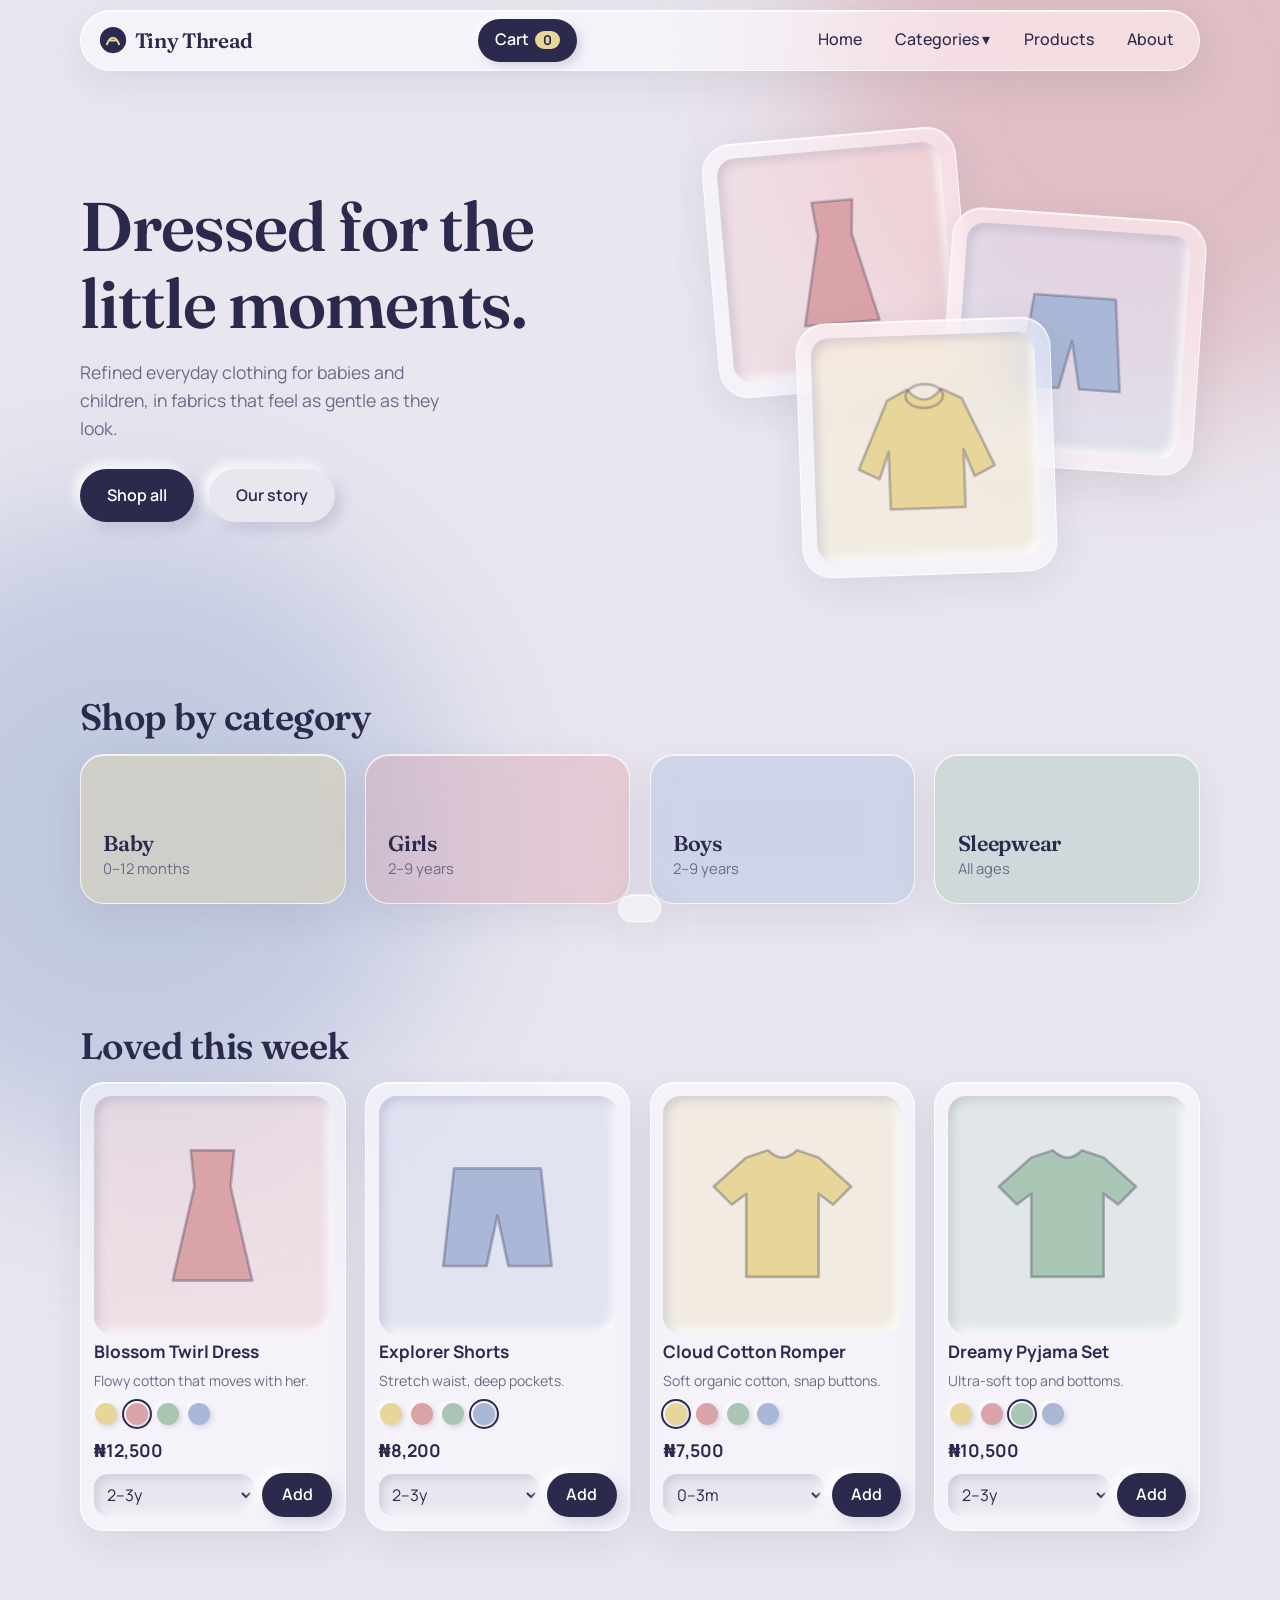
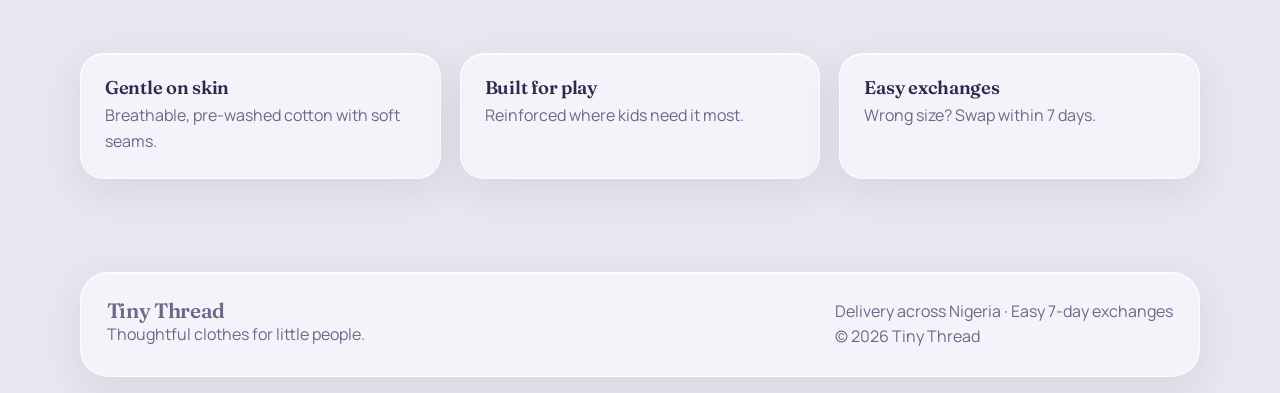
<file: tinythread/index.html>
<!doctype html><html lang="en"><head><title>Tiny Thread · Children's clothing</title><meta charset="utf-8"><meta name="viewport" content="width=device-width,initial-scale=1,viewport-fit=cover"><link rel="preconnect" href="https://fonts.googleapis.com"><link rel="preconnect" href="https://fonts.gstatic.com" crossorigin><link href="https://fonts.googleapis.com/css2?family=Fraunces:opsz,wght@9..144,600&family=Manrope:wght@400;500;600;700&display=swap" rel="stylesheet"><link rel="stylesheet" href="style.css"><meta name="description" content="Soft, durable children's clothing for babies, girls and boys."></head><body data-page="home"><main>
<section class="wrap hero"><div><h1>Dressed for the little moments.</h1><p>Refined everyday clothing for babies and children, in fabrics that feel as gentle as they look.</p><div class="row"><a class="btn" href="products.html">Shop all</a><a class="btn alt" href="about.html">Our story</a></div></div><div class="stack" id="stack"></div></section>
<section class="wrap"><h2>Shop by category</h2><div class="grid cats" id="cats"></div></section>
<section class="wrap"><h2>Loved this week</h2><div class="grid" id="feat"></div></section>
<section class="wrap"><div class="promise"><div class="glass"><h3>Gentle on skin</h3><p>Breathable, pre-washed cotton with soft seams.</p></div><div class="glass"><h3>Built for play</h3><p>Reinforced where kids need it most.</p></div><div class="glass"><h3>Easy exchanges</h3><p>Wrong size? Swap within 7 days.</p></div></div></section>
</main><script src="app.js"></script></body></html>
</file>
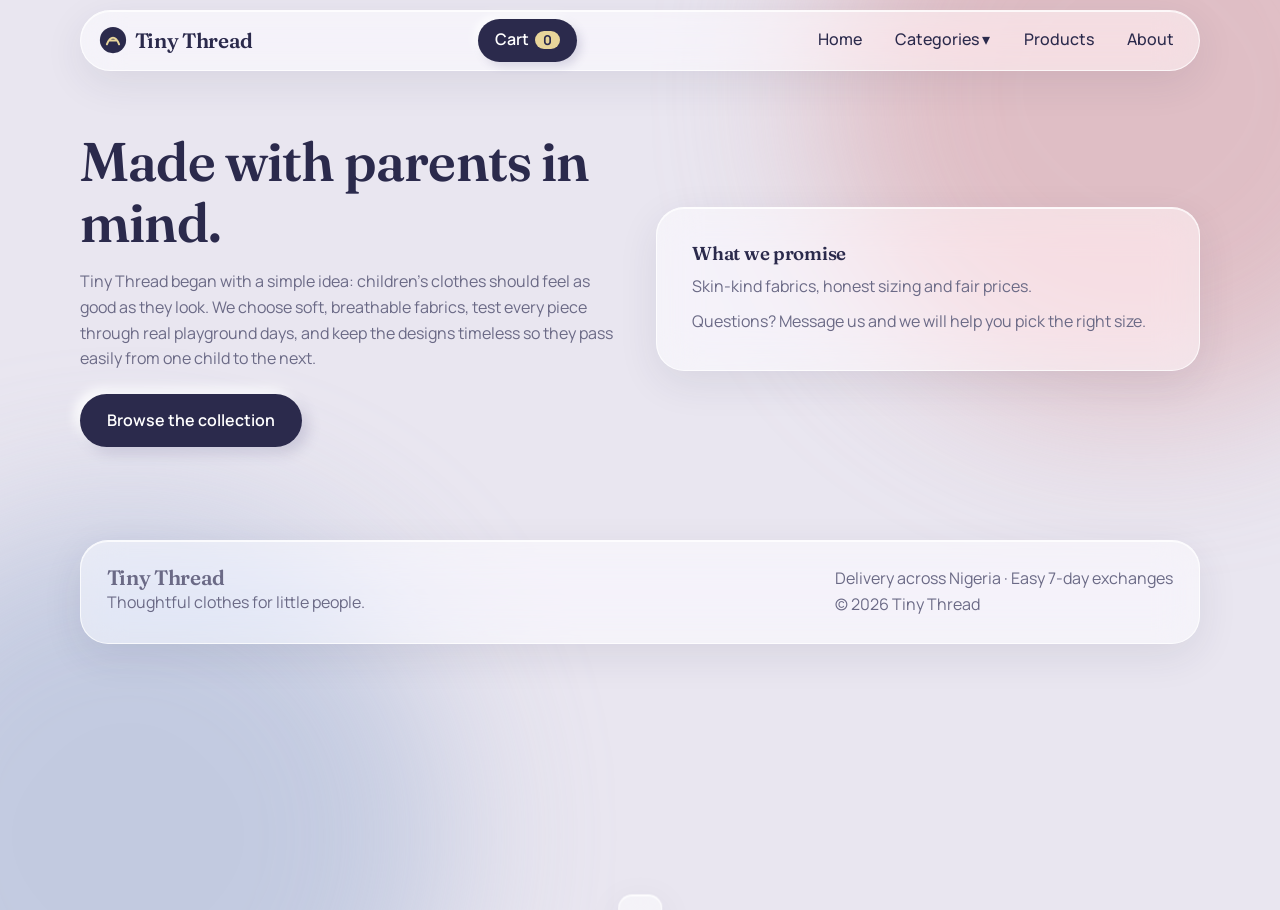
<file: tinythread/about.html>
<!doctype html><html lang="en"><head><title>About · Tiny Thread</title><meta charset="utf-8"><meta name="viewport" content="width=device-width,initial-scale=1,viewport-fit=cover"><link rel="preconnect" href="https://fonts.googleapis.com"><link rel="preconnect" href="https://fonts.gstatic.com" crossorigin><link href="https://fonts.googleapis.com/css2?family=Fraunces:opsz,wght@9..144,600&family=Manrope:wght@400;500;600;700&display=swap" rel="stylesheet"><link rel="stylesheet" href="style.css"></head><body data-page="about"><main><section class="wrap two"><div><h1 style="font-size:clamp(2rem,6vw,3.4rem)">Made with parents in mind.</h1><p style="margin-top:1rem;color:var(--mute)">Tiny Thread began with a simple idea: children's clothes should feel as good as they look. We choose soft, breathable fabrics, test every piece through real playground days, and keep the designs timeless so they pass easily from one child to the next.</p><div class="row" style="margin-top:1.4rem"><a class="btn" href="products.html">Browse the collection</a></div></div><div class="glass panel"><h3>What we promise</h3><p style="margin:.6rem 0;color:var(--mute)">Skin-kind fabrics, honest sizing and fair prices.</p><p style="color:var(--mute)">Questions? Message us and we will help you pick the right size.</p></div></section></main><script src="app.js"></script></body></html>
</file>
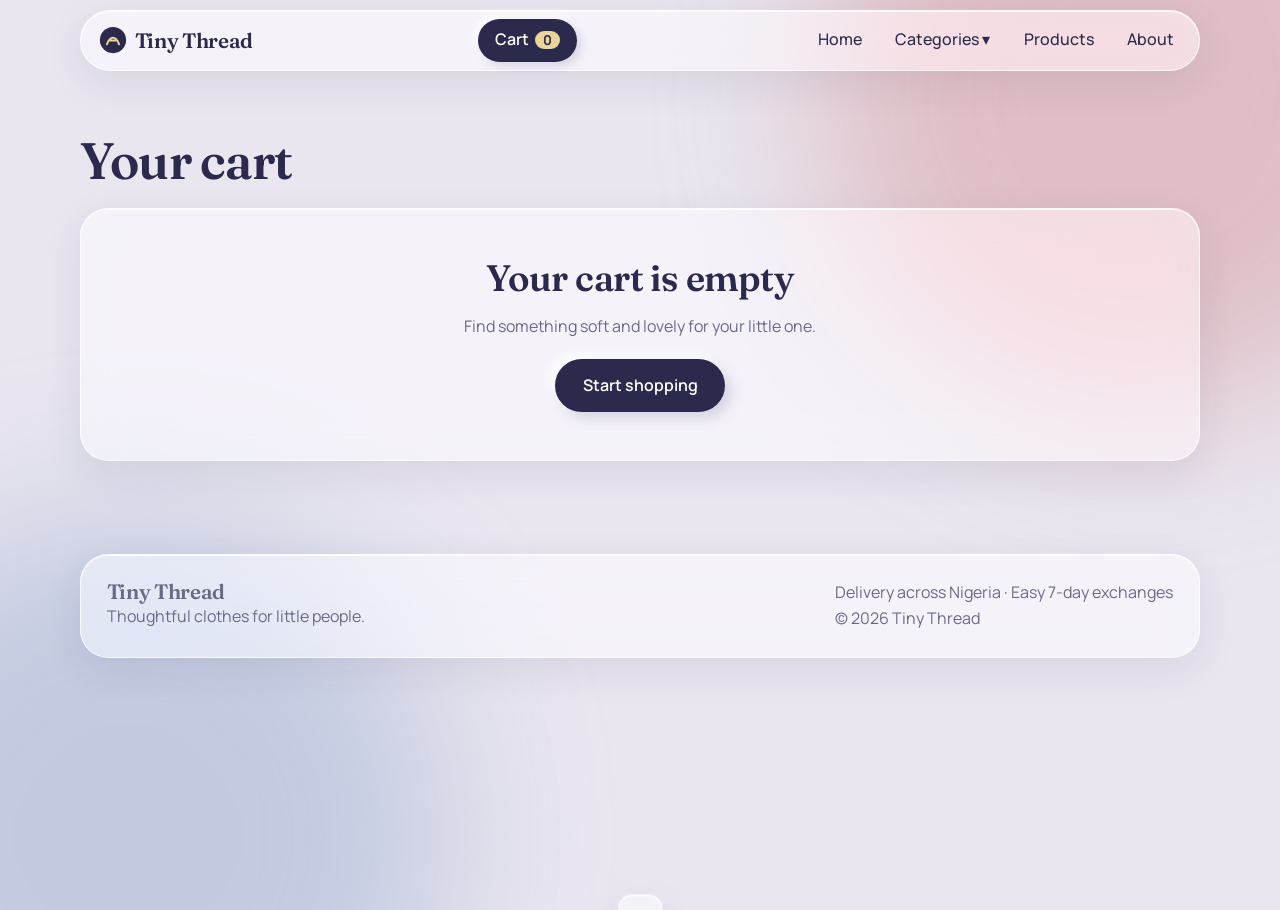
<file: tinythread/cart.html>
<!doctype html><html lang="en"><head><title>Cart · Tiny Thread</title><meta charset="utf-8"><meta name="viewport" content="width=device-width,initial-scale=1,viewport-fit=cover"><link rel="preconnect" href="https://fonts.googleapis.com"><link rel="preconnect" href="https://fonts.gstatic.com" crossorigin><link href="https://fonts.googleapis.com/css2?family=Fraunces:opsz,wght@9..144,600&family=Manrope:wght@400;500;600;700&display=swap" rel="stylesheet"><link rel="stylesheet" href="style.css"></head><body data-page="cart"><main><section class="wrap"><h1 style="font-size:clamp(2rem,6vw,3.2rem);margin-bottom:1.2rem">Your cart</h1><div id="cartwrap" class="cl"><div class="glass panel" id="items"></div><div class="glass panel"><h3 style="margin-bottom:.6rem">Order summary</h3><div id="sum"></div><a class="btn" href="checkout.html" style="display:block;text-align:center;margin-top:1rem">Checkout</a></div></div></section></main><script src="app.js"></script></body></html>
</file>
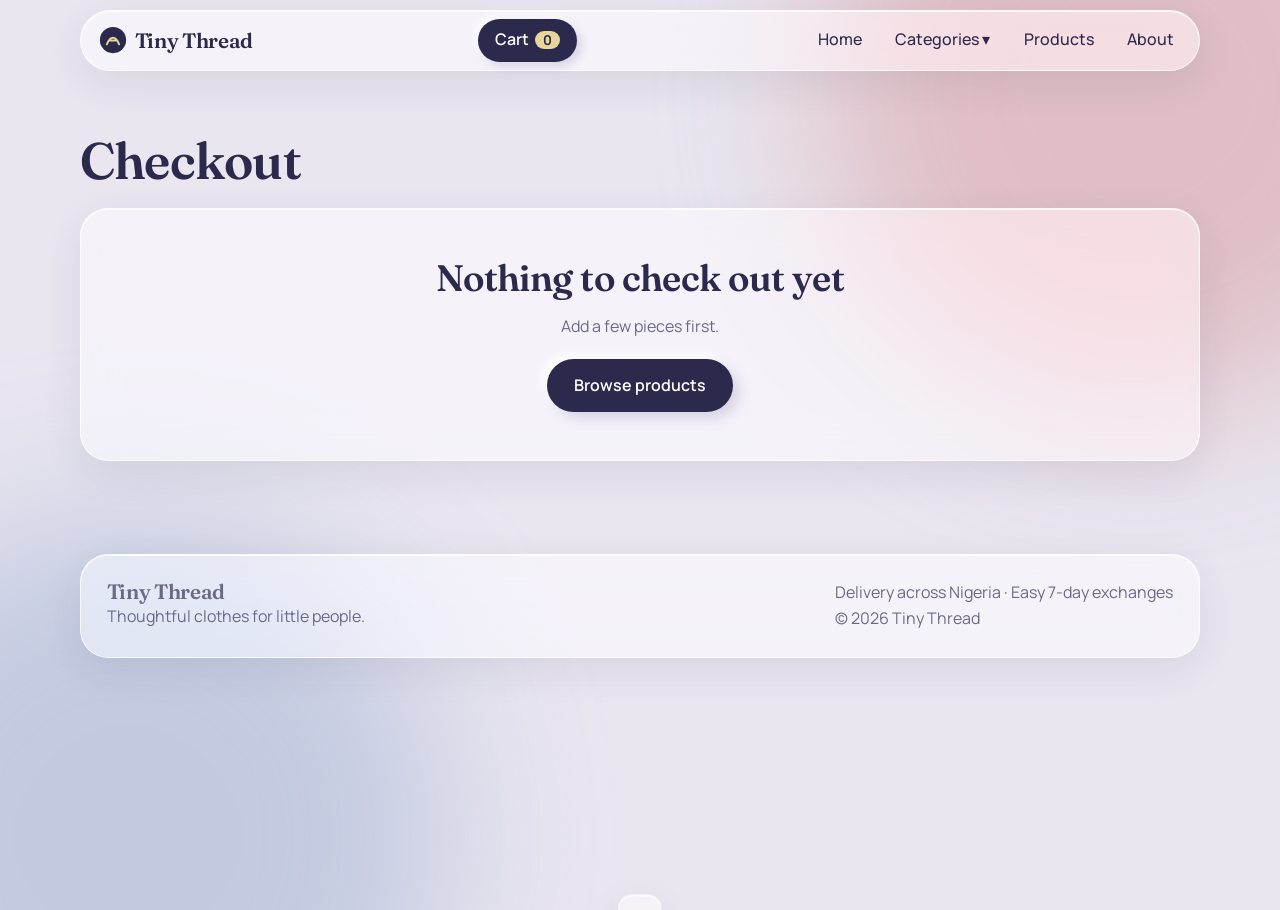
<file: tinythread/checkout.html>
<!doctype html><html lang="en"><head><title>Checkout · Tiny Thread</title><meta charset="utf-8"><meta name="viewport" content="width=device-width,initial-scale=1,viewport-fit=cover"><link rel="preconnect" href="https://fonts.googleapis.com"><link rel="preconnect" href="https://fonts.gstatic.com" crossorigin><link href="https://fonts.googleapis.com/css2?family=Fraunces:opsz,wght@9..144,600&family=Manrope:wght@400;500;600;700&display=swap" rel="stylesheet"><link rel="stylesheet" href="style.css"></head><body data-page="checkout"><main><section class="wrap"><h1 style="font-size:clamp(2rem,6vw,3.2rem);margin-bottom:1.2rem">Checkout</h1><div id="cowrap" class="cl"><div class="glass panel"><form id="form"><div class="f2"><label>Full name<input id="nm" required autocomplete="name"></label><label>Phone<input id="ph" type="tel" required autocomplete="tel"></label></div><label>Delivery address<textarea rows="2" required autocomplete="street-address"></textarea></label><div class="f2"><label>City<input required autocomplete="address-level2"></label><label>Payment<select><option>Pay on delivery</option><option>Bank transfer</option><option>Card</option></select></label></div><button class="btn" type="submit">Place order</button></form></div><div class="glass panel"><h3 style="margin-bottom:.6rem">Your order</h3><div id="mini"></div></div></div></section></main><script src="app.js"></script></body></html>
</file>
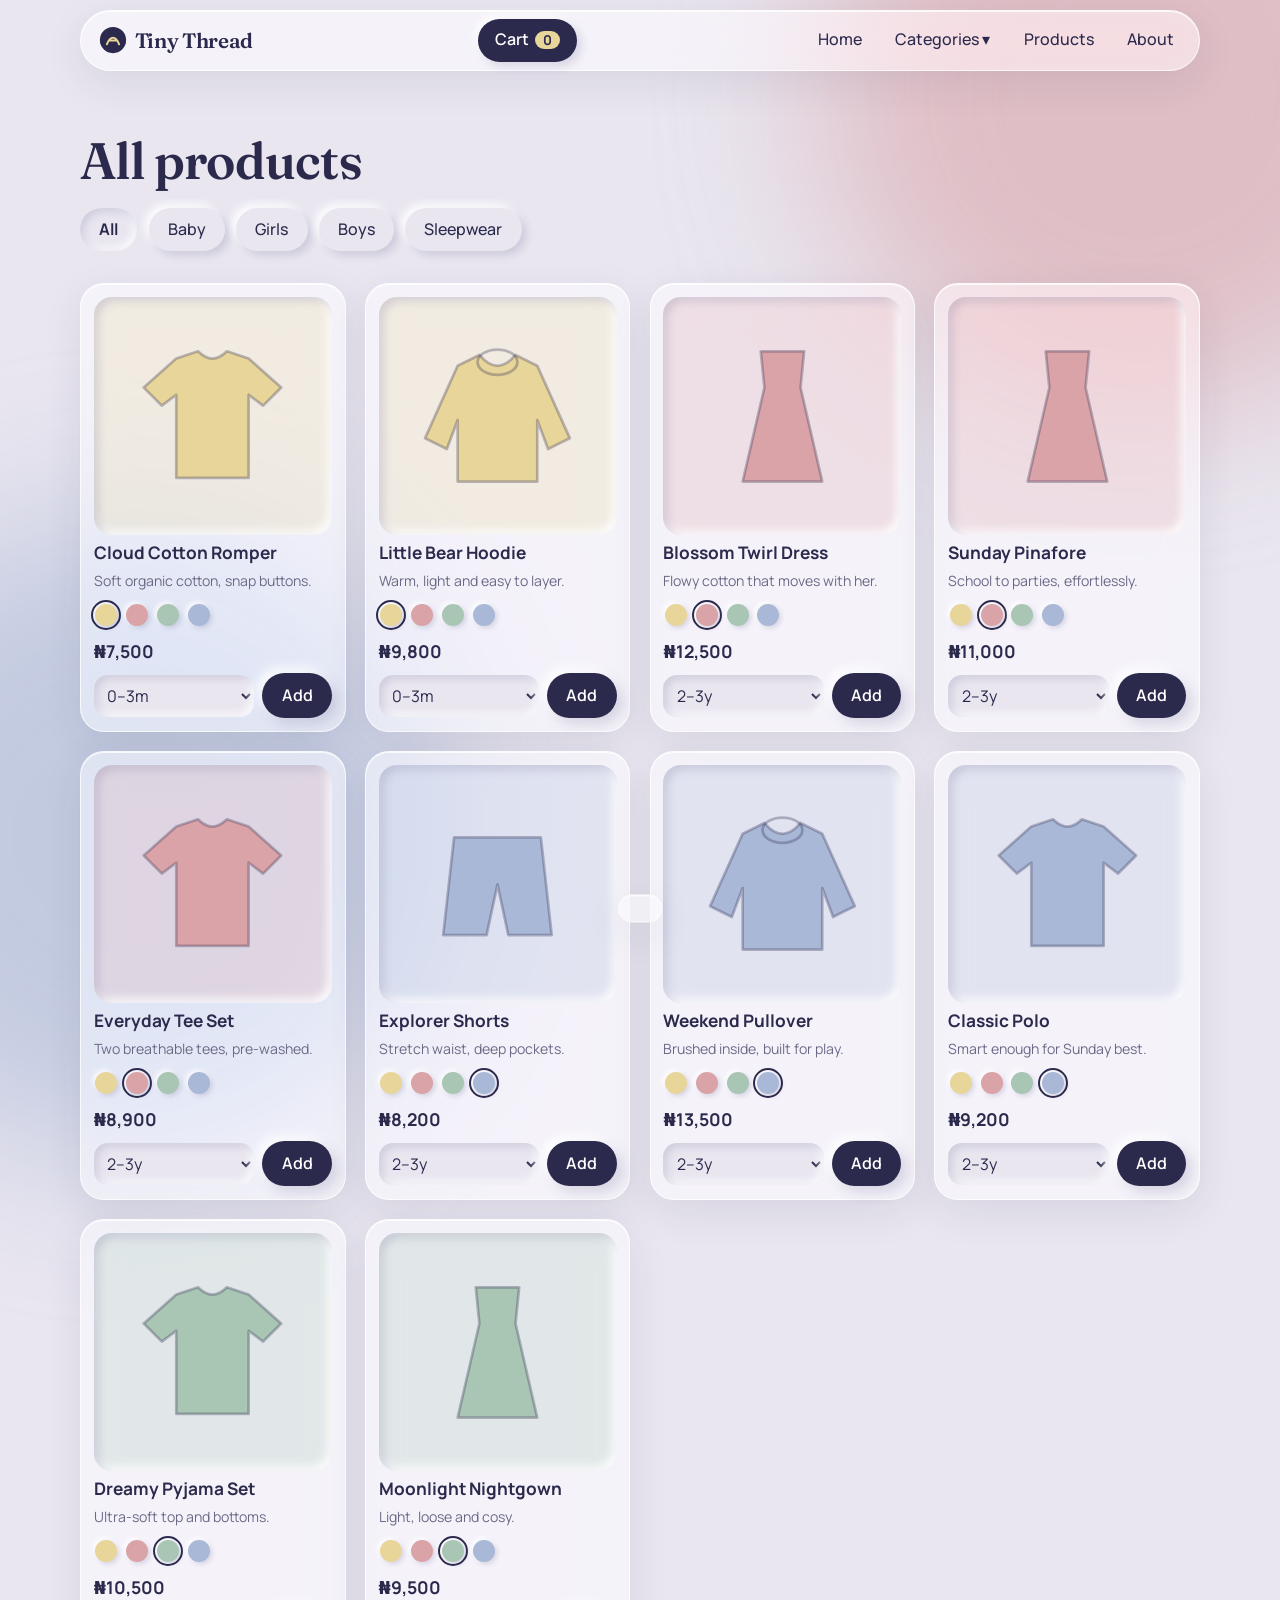
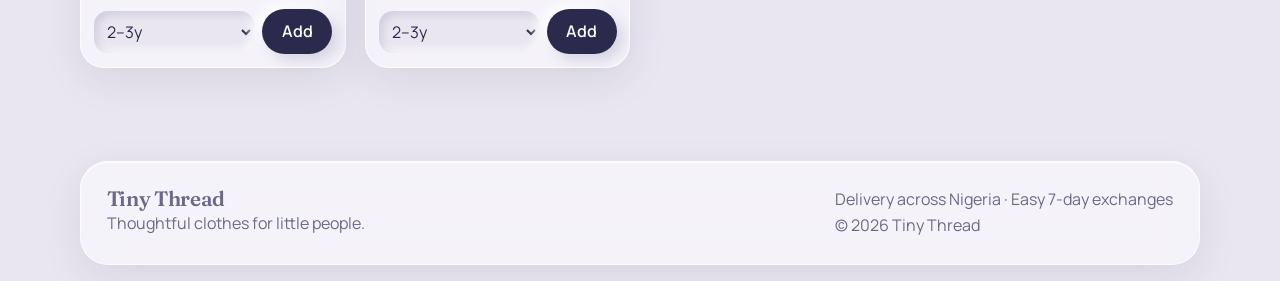
<file: tinythread/products.html>
<!doctype html><html lang="en"><head><title>Products · Tiny Thread</title><meta charset="utf-8"><meta name="viewport" content="width=device-width,initial-scale=1,viewport-fit=cover"><link rel="preconnect" href="https://fonts.googleapis.com"><link rel="preconnect" href="https://fonts.gstatic.com" crossorigin><link href="https://fonts.googleapis.com/css2?family=Fraunces:opsz,wght@9..144,600&family=Manrope:wght@400;500;600;700&display=swap" rel="stylesheet"><link rel="stylesheet" href="style.css"></head><body data-page="shop"><main><section class="wrap"><h1 id="ttl" style="font-size:clamp(2rem,6vw,3.2rem)">All products</h1><div class="chips" id="chips"></div><div class="grid" id="list"></div></section></main><script src="app.js"></script></body></html>
</file>
<file: tinythread/style.css>
/* ===== EDIT YOUR COLOURS HERE ===== */
:root{--ink:#2B2A4C;--mute:#6b6a86;--base:#E9E6F0;--rose:#D9A3A8;--sage:#A9C5B4;--gold:#E8D59A;--sky:#A9B8D6;
--glass:rgba(255,255,255,.5);--line:rgba(255,255,255,.75);--nd:rgba(86,80,130,.2);--nl:rgba(255,255,255,.95);--r:24px}
*{box-sizing:border-box;margin:0}
html{scroll-behavior:smooth}
body{font-family:'Manrope',system-ui,-apple-system,sans-serif;color:var(--ink);background:var(--base);line-height:1.6;min-height:100vh;overflow-x:hidden;-webkit-text-size-adjust:100%}
body::before,body::after{content:"";position:fixed;z-index:-1;border-radius:50%;filter:blur(80px);opacity:.6}
body::before{width:50vmax;height:50vmax;background:var(--rose);top:-18vmax;right:-14vmax}
body::after{width:50vmax;height:50vmax;background:var(--sky);bottom:-20vmax;left:-15vmax}
h1,h2,h3,.logo{font-family:'Fraunces',Georgia,serif;line-height:1.12;letter-spacing:-.015em;font-weight:600}
h1{font-size:clamp(2.2rem,7.5vw,4.3rem)}h2{font-size:clamp(1.6rem,5vw,2.3rem);margin-bottom:1rem}
img,svg{max-width:100%}a{color:inherit;text-decoration:none}
.wrap{width:min(1120px,100% - 2rem);margin-inline:auto}
section{padding:clamp(1.8rem,5vw,3.8rem) 0}
.glass{background:var(--glass);backdrop-filter:blur(20px) saturate(1.5);-webkit-backdrop-filter:blur(20px) saturate(1.5);border:1px solid var(--line);box-shadow:0 12px 40px rgba(43,42,76,.09),inset 0 1px 0 rgba(255,255,255,.8)}
/* soft-touch (neumorphic) surfaces */
.neo{background:var(--base);box-shadow:6px 6px 14px var(--nd),-6px -6px 14px var(--nl)}
.neo-in{background:var(--base);box-shadow:inset 4px 4px 10px var(--nd),inset -4px -4px 10px var(--nl)}
.nav{position:sticky;top:.6rem;z-index:50;width:min(1120px,100% - 1rem);margin:.6rem auto 0;border-radius:999px;display:flex;align-items:center;justify-content:space-between;padding:.5rem .6rem .5rem 1.1rem;gap:.6rem}
.logo{font-size:1.3rem;display:flex;align-items:center;gap:.5rem}
.nav nav{display:flex;gap:.2rem;align-items:center}
.nav nav>a,.ddb{padding:.5rem .95rem;border-radius:999px;font:inherit;font-weight:500;background:none;border:0;color:inherit;cursor:pointer;transition:box-shadow .2s}
.nav nav>a:hover,.ddb:hover,.dd.open .ddb{box-shadow:inset 3px 3px 7px var(--nd),inset -3px -3px 7px var(--nl)}
.dd{position:relative}
.ddm{display:none;position:absolute;top:100%;left:0;min-width:200px;padding:.5rem;border-radius:20px;flex-direction:column;margin-top:.5rem}
.dd.open .ddm,.dd:hover .ddm{display:flex}
.ddm a{padding:.55rem .8rem;border-radius:12px}.ddm a:hover{background:rgba(255,255,255,.8)}
.cartl{background:var(--ink);color:#fff;padding:.55rem 1.05rem;border-radius:999px;font-weight:600;white-space:nowrap;box-shadow:4px 4px 10px var(--nd),-3px -3px 8px var(--nl)}
.cartl b{background:var(--gold);color:var(--ink);border-radius:99px;padding:0 .5rem;margin-left:.4rem;font-size:.85rem}
#burger{display:none;background:none;border:0;font-size:1.5rem;cursor:pointer;color:var(--ink);padding:.2rem .5rem}
.right{display:flex;align-items:center;gap:.3rem}
.btn{display:inline-block;border:0;cursor:pointer;font:inherit;font-weight:600;padding:.85rem 1.7rem;border-radius:999px;background:var(--ink);color:#fff;box-shadow:6px 6px 14px var(--nd),-5px -5px 12px var(--nl);transition:transform .2s,box-shadow .2s}
.btn:hover{transform:translateY(-2px)}.btn:active{transform:none;box-shadow:inset 3px 3px 8px rgba(0,0,0,.4)}
.btn.alt{background:var(--base);color:var(--ink)}.btn.alt:active{box-shadow:inset 4px 4px 10px var(--nd),inset -4px -4px 10px var(--nl)}
:focus-visible{outline:3px solid var(--ink);outline-offset:3px}
.hero{display:grid;grid-template-columns:1.1fr .9fr;gap:2rem;align-items:center;padding-top:clamp(2rem,6vw,4rem)}
.hero p{font-size:1.1rem;color:var(--mute);margin:1rem 0 1.7rem;max-width:36ch}
.row{display:flex;gap:.9rem;flex-wrap:wrap}
.stack{position:relative;height:clamp(300px,45vw,440px)}
.stack .glass{position:absolute;border-radius:30px;padding:.9rem;width:52%;transition:transform .4s}
.stack .glass:nth-child(1){top:0;left:0;transform:rotate(-5deg)}.stack .glass:nth-child(2){top:18%;right:0;transform:rotate(4deg)}.stack .glass:nth-child(3){bottom:0;left:18%;transform:rotate(-2deg)}
.stack:hover .glass{transform:rotate(0)}
.grid{display:grid;grid-template-columns:repeat(auto-fill,minmax(230px,1fr));gap:1.2rem}
.cats{grid-template-columns:repeat(4,1fr)}
.cat{border-radius:var(--r);padding:1.4rem;min-height:150px;display:flex;flex-direction:column;justify-content:flex-end;transition:transform .25s}
.cat:hover{transform:translateY(-4px)}.cat h3{font-size:1.35rem}.cat span{color:var(--mute);font-size:.92rem}
.card{border-radius:var(--r);padding:.8rem;display:flex;flex-direction:column;gap:.5rem;transition:transform .25s}
.card:hover{transform:translateY(-4px)}
.art{border-radius:18px;aspect-ratio:1;display:grid;place-items:center;padding:12%;box-shadow:inset 4px 4px 10px var(--nd),inset -4px -4px 10px var(--nl);transition:background .3s}
.art svg path{transition:fill .3s}
.card h3{font-size:1.08rem;font-family:'Manrope',sans-serif;letter-spacing:0;font-weight:700}
.card p{color:var(--mute);font-size:.88rem}
.price{font-weight:700;font-size:1.1rem}
.sws{display:flex;gap:.55rem;padding:.2rem .1rem}
.sw{width:22px;height:22px;border-radius:50%;border:0;cursor:pointer;box-shadow:2px 2px 5px var(--nd),-2px -2px 5px var(--nl)}
.sw.on{outline:2px solid var(--ink);outline-offset:2px}
.buy{display:flex;gap:.5rem;align-items:center;margin-top:auto}
select,input,textarea{font:inherit;color:inherit;padding:.75rem .95rem;border-radius:14px;border:0;background:var(--base);box-shadow:inset 3px 3px 8px var(--nd),inset -3px -3px 8px var(--nl);width:100%}
.buy select{width:auto;flex:1;padding:.55rem .6rem}.buy .btn{padding:.6rem 1.2rem}
.chips{display:flex;gap:.7rem;overflow-x:auto;padding:.6rem .5rem 1rem;margin:.6rem -.5rem 1rem;-webkit-overflow-scrolling:touch}
.chip{white-space:nowrap;padding:.55rem 1.2rem;border-radius:999px;border:0;cursor:pointer;font:inherit;font-weight:500;color:inherit;background:var(--base);box-shadow:4px 4px 9px var(--nd),-4px -4px 9px var(--nl)}
.chip.on{box-shadow:inset 3px 3px 8px var(--nd),inset -3px -3px 8px var(--nl);font-weight:700}
.promise{display:grid;grid-template-columns:repeat(3,1fr);gap:1.2rem}.promise div{padding:1.5rem;border-radius:var(--r)}
.promise h3{font-size:1.15rem;margin-bottom:.3rem}.promise p{color:var(--mute)}
.two{display:grid;grid-template-columns:1fr 1fr;gap:2rem;align-items:center}
.panel{border-radius:28px;padding:clamp(1.2rem,4vw,2.2rem)}
.line{display:grid;grid-template-columns:72px 1fr auto;gap:1rem;align-items:center;padding:.9rem 0;border-bottom:1px solid rgba(43,42,76,.1)}
.line .art{padding:10%;border-radius:14px}
.dot{display:inline-block;width:11px;height:11px;border-radius:50%;vertical-align:middle;margin:0 .2rem}
.qty{display:inline-flex;align-items:center;gap:.7rem;margin-top:.4rem}
.qty button{width:34px;height:34px;border-radius:50%;border:0;background:var(--base);cursor:pointer;font-size:1.1rem;box-shadow:3px 3px 7px var(--nd),-3px -3px 7px var(--nl)}
.qty button:active{box-shadow:inset 2px 2px 5px var(--nd),inset -2px -2px 5px var(--nl)}
.qty .rm{width:auto;height:auto;box-shadow:none;background:none;color:var(--mute);text-decoration:underline;font:inherit;margin-left:.4rem}
.sum{display:flex;justify-content:space-between;gap:1rem;padding:.4rem 0}.sum.t{font-weight:700;font-size:1.2rem;border-top:1px solid rgba(43,42,76,.15);margin-top:.5rem;padding-top:.8rem}
.cl{display:grid;grid-template-columns:1.3fr 1fr;gap:1.2rem;align-items:start}
form{display:grid;gap:.9rem}.f2{display:grid;grid-template-columns:1fr 1fr;gap:.9rem}label{font-size:.9rem;font-weight:600;display:grid;gap:.4rem}
.empty{text-align:center;padding:3rem 1rem}.empty p{color:var(--mute);margin:.5rem 0 1.2rem}
.wa{position:fixed;right:1rem;bottom:1rem;z-index:60;padding:.7rem 1.1rem;border-radius:999px;font-weight:600}
footer{margin:2rem auto 1rem;width:min(1120px,100% - 1rem);border-radius:28px;padding:1.6rem;display:flex;justify-content:space-between;gap:1rem;flex-wrap:wrap;color:var(--mute)}
#toast{position:fixed;left:50%;bottom:1.2rem;transform:translate(-50%,150%);padding:.8rem 1.3rem;border-radius:999px;z-index:99;transition:transform .35s;font-weight:600;max-width:92vw}
#toast.show{transform:translate(-50%,0)}
@media(max-width:820px){
.hero,.two,.cl{grid-template-columns:1fr}.cats{grid-template-columns:1fr 1fr}.promise{grid-template-columns:1fr}
#burger{display:block}.nav{border-radius:28px;flex-wrap:wrap}
.nav nav{display:none;order:5;width:100%;flex-direction:column;align-items:stretch;padding:.4rem 0}
.nav.open nav{display:flex}
.ddm{position:static;display:none;box-shadow:none;background:transparent;border:0;backdrop-filter:none;margin:0 0 0 .6rem}
.dd:hover .ddm{display:none}.dd.open .ddm{display:flex}
.nav nav>a,.ddb{text-align:left;width:100%;padding:.75rem 1rem}
.stack{height:300px}.stack .glass{width:50%}}
@media(max-width:480px){.grid{grid-template-columns:1fr 1fr;gap:.8rem}.card{padding:.55rem}.buy{flex-direction:column;align-items:stretch}.buy select{width:100%}.f2{grid-template-columns:1fr}.line{grid-template-columns:60px 1fr auto;gap:.7rem}.btn{padding:.8rem 1.3rem}}
@media(prefers-reduced-motion:reduce){*{transition:none!important;scroll-behavior:auto!important}}
</file>
